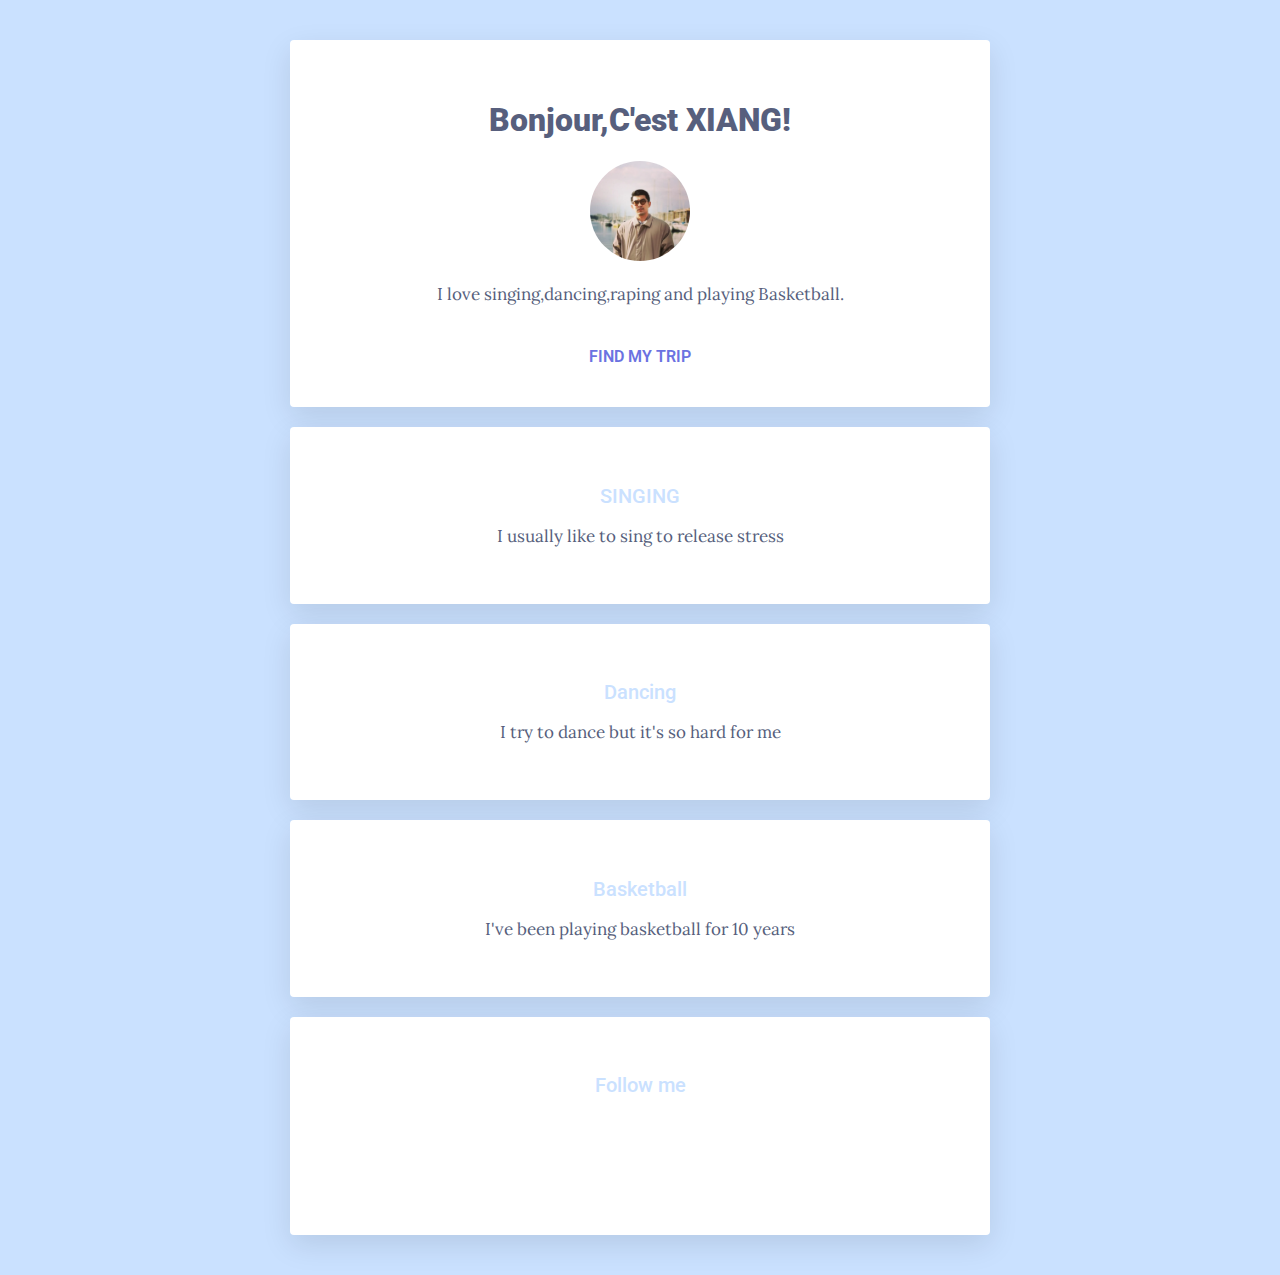
<file: index.html>
<!DOCTYPE html>
<html lang="en">
	<head>
		<meta charset="UTF-8">
		<meta name="viewport" content="width=device-width, initial-scale=1.0">
		<title>MA_XIANGRUI</title>
		<link href="https://fonts.googleapis.com/css?family=Lora:400,700|Roboto:300,400,500,700,900" rel="stylesheet">
    	<link rel="stylesheet" href="style.css">
    	<link rel="stylesheet" href="https://use.fontawesome.com/releases/v5.2.0/css/all.css" integrity="sha384-hWVjflwFxL6sNzntih27bfxkr27PmbbK/iSvJ+a4+0owXq79v+lsFkW54bOGbiDQ" crossorigin="anonymous">
	</head>
	<body>
		<div class="container">
			<div class="card-white" id="introduction">
				<h1>Bonjour,C'est XIANG!</h1>
				<img src="selfie.jpg" class="img-circle" width="100px" alt="MAXIANGRUI">
				<p>
					I love singing,dancing,raping and playing Basketball.
				</p>
				<a>FIND MY TRIP</a>
			</div>
			<div class="card-white">
				<h2>SINGING</h2>
				<p><strong>I usually like to sing to release stress</strong></p>
			</div>
			<div class="card-white">
				<h2>Dancing</h2>
				<p><strong>
					I try to dance but it's so hard for me
				</strong></p>
			</div>
			<div class="card-white">
				<h2>Basketball</h2>
				<p>I've been playing basketball for 10 years</p>
			</div>
			<div class="card-white">
				<h2>Follow me</h2>
				<ul class="list-inline">
					<li>
						<a href="https://github.com/XiangruimaKedge" target="_blank"></a>
						<i class="fab fa-github-square"></i>
					</li>
					<li>
						<a href="#" target="_blank"></a>
						<i class="fab fa-twitter-square"></i>

					</li>
					<li>
						<a href="https://www.facebook.com/ma.james.9889" target="_blank"></a>
						<i class="fab fa-facebook-square"></i>
					</li>
				</ul>
			</div>	
		</div>
	</body>
</html>
</file>
<file: style.css>
/* Colors and fonts */
body {
  background: #CAE1FF;
  color: #575F7D;
  font-family: 'Lora', serif;
  font-size: 17px;
  font-weight: lighter;
}
h1, h2, h3 {
  font-family: 'Roboto', sans-serif;
}
h1 {
  color: #575F7D;
  font-size: 32px;
  font-weight: 900;
}
h2 {
  color: #CAE1FF;
  font-size: 20px;
  font-weight: lighter;
  font-weight: 500;
}
a {
  font-family: 'Roboto', sans-serif;
  text-decoration: none;
  color: #6B72E1;
  font-weight: 600;
  font-size: 16px;
}
a:hover {
  color: black;
}


/* Custom design with class (99% of your design) */
.container {
  width: 700px;
  margin: 40px auto;
}

@media (max-width: 960px) {
  /* For a screen < 960px, this CSS will be read */
  .container {
    width: 700px;
  }
}
@media (max-width: 720px) {
  /* For a screen < 720px, this CSS will be read */
  .container {
    width: 500px;
  }
}
@media (max-width: 540px) {
  /* For a screen < 540px, this CSS will be read */
  .container {
    width: 300px;
  }
}


.card-white {
  background-color: white;
  padding: 40px;
  box-shadow: 0px 10px 30px rgba(0,0,0,0.1);
  border-radius: 4px;
  margin: 20px 0px;
  text-align: center;
}
.img-circle {
  border-radius: 50%;
}
.btn-blue {
  background-color: #6B72E1;
  color: white;
  padding: 15px 20px;
  border-radius: 4px;
}
.btn-blue:hover {
  background-color: black;
  color: white;
}
.list-inline {
  list-style: none;
  padding-left: 0px;
}

.list-inline li {
  display: inline;
  padding: 10px;
}
.list-inline i {
  font-size: 50px;
  color: rgb(230, 230, 230);
}
.list-inline i:hover {
  color: black;
}

/* Design adjustments using id (1% design remaining) */
#introduction p {
  margin-bottom: 40px;
}
</file>
